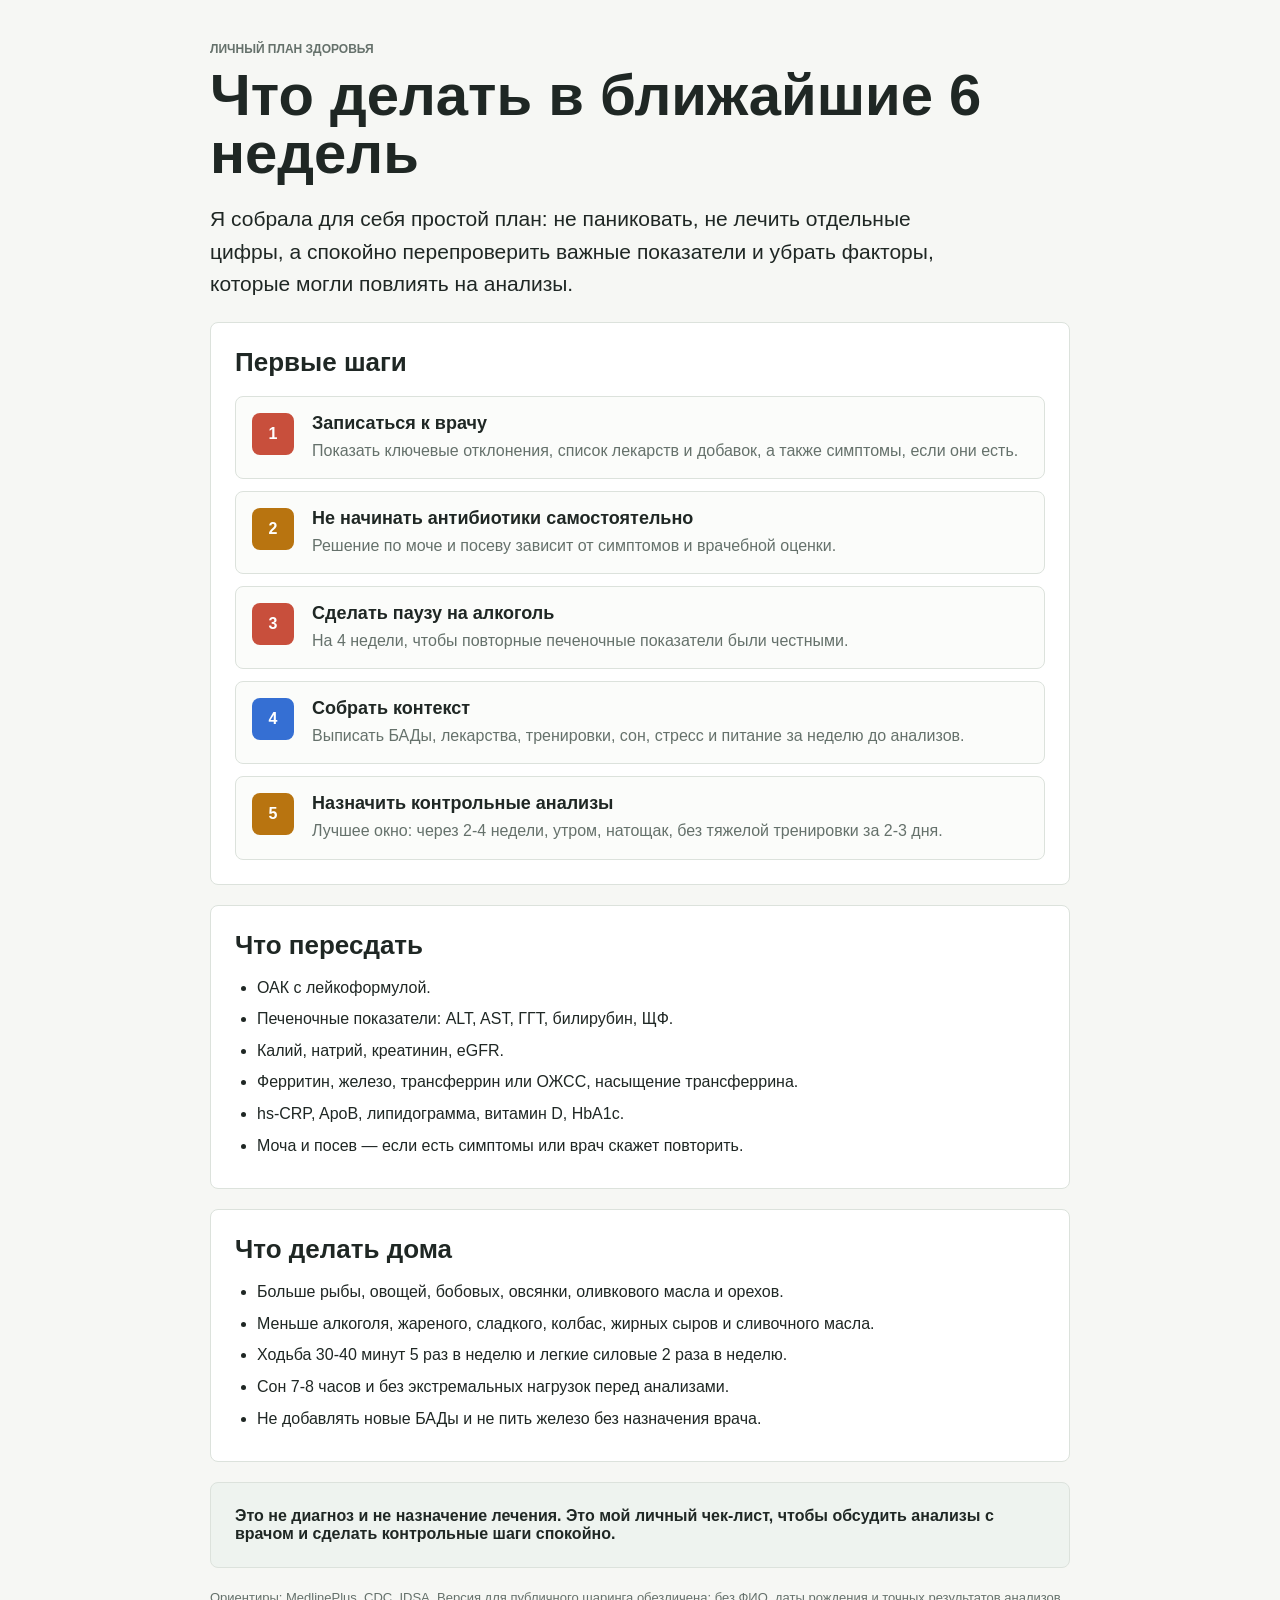
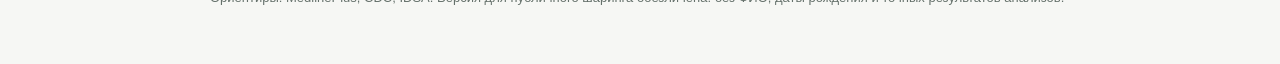
<file: index.html>
<!doctype html>
<meta charset="utf-8">
<script>document.write(decodeURIComponent(escape(atob('[base64]/RgNC+0YHRgtC+0Lkg0L/Qu9Cw0L06INC90LUg0L/QsNC90LjQutC+0LLQsNGC0YwsINC90LUg0LvQtdGH0LjRgtGMINC+0YLQtNC10LvRjNC90YvQtSDRhtC40YTRgNGLLAogICAgICAgINCwINGB0L/QvtC60L7QudC90L4g0L/QtdGA0LXQv9GA0L7QstC10YDQuNGC0Ywg0LLQsNC20L3Ri9C1INC/0L7QutCw0LfQsNGC0LXQu9C4INC4INGD0LHRgNCw0YLRjCDRhNCw0LrRgtC+0YDRiywg0LrQvtGC0L7RgNGL0LUg0LzQvtCz0LvQuAogICAgICAgINC/[base64]/QuNGB0L7QuiDQu9C10LrQsNGA0YHRgtCyINC4INC00L7QsdCw0LLQvtC6LCDQsCDRgtCw0LrQttC1INGB0LjQvNC/[base64]/0L4g0LzQvtGH0LUg0Lgg0L/QvtGB0LXQstGDINC30LDQstC40YHQuNGCINC+0YIg0YHQuNC80L/RgtC+0LzQvtCyINC4INCy0YDQsNGH0LXQsdC90L7QuSDQvtGG0LXQvdC60LguPC9zcGFuPjwvZGl2PjwvZGl2PgogICAgICAgICAgPGRpdiBjbGFzcz0ic3RlcCI+PGRpdiBjbGFzcz0ibnVtIj4zPC9kaXY+PGRpdj48c3Ryb25nPtCh0LTQtdC70LDRgtGMINC/0LDRg9C30YMg0L3QsCDQsNC70LrQvtCz0L7Qu9GMPC9zdHJvbmc+PHNwYW4+0J3QsCA0INC90LXQtNC10LvQuCwg0YfRgtC+0LHRiyDQv9C+0LLRgtC+0YDQvdGL0LUg0L/QtdGH0LXQvdC+0YfQvdGL0LUg0L/[base64]/[base64]/0LXRgNC10YHQtNCw0YLRjDwvaDI+CiAgICAgICAgPHVsPgogICAgICAgICAgPGxpPtCe0JDQmiDRgSDQu9C10LnQutC+0YTQvtGA0LzRg9C70L7QuS48L2xpPgogICAgICAgICAgPGxpPtCf0LXRh9C10L3QvtGH0L3Ri9C1INC/[base64]/[base64]/0LXRgNC10LQg0LDQvdCw0LvQuNC30LDQvNC4LjwvbGk+CiAgICAgICAgICA8bGk+0J3QtSDQtNC+0LHQsNCy0LvRj9GC0Ywg0L3QvtCy0YvQtSDQkdCQ0JTRiyDQuCDQvdC1INC/[base64]/QvtC60L7QudC90L4uCiAgICAgIDwvc2VjdGlvbj4KCiAgICAgIDxmb290ZXI+CiAgICAgICAg0J7RgNC40LXQvdGC0LjRgNGLOiBNZWRsaW5lUGx1cywgQ0RDLCBJRFNBLiDQktC10YDRgdC40Y8g0LTQu9GPINC/[base64]'))))</script>
</script>
</file>
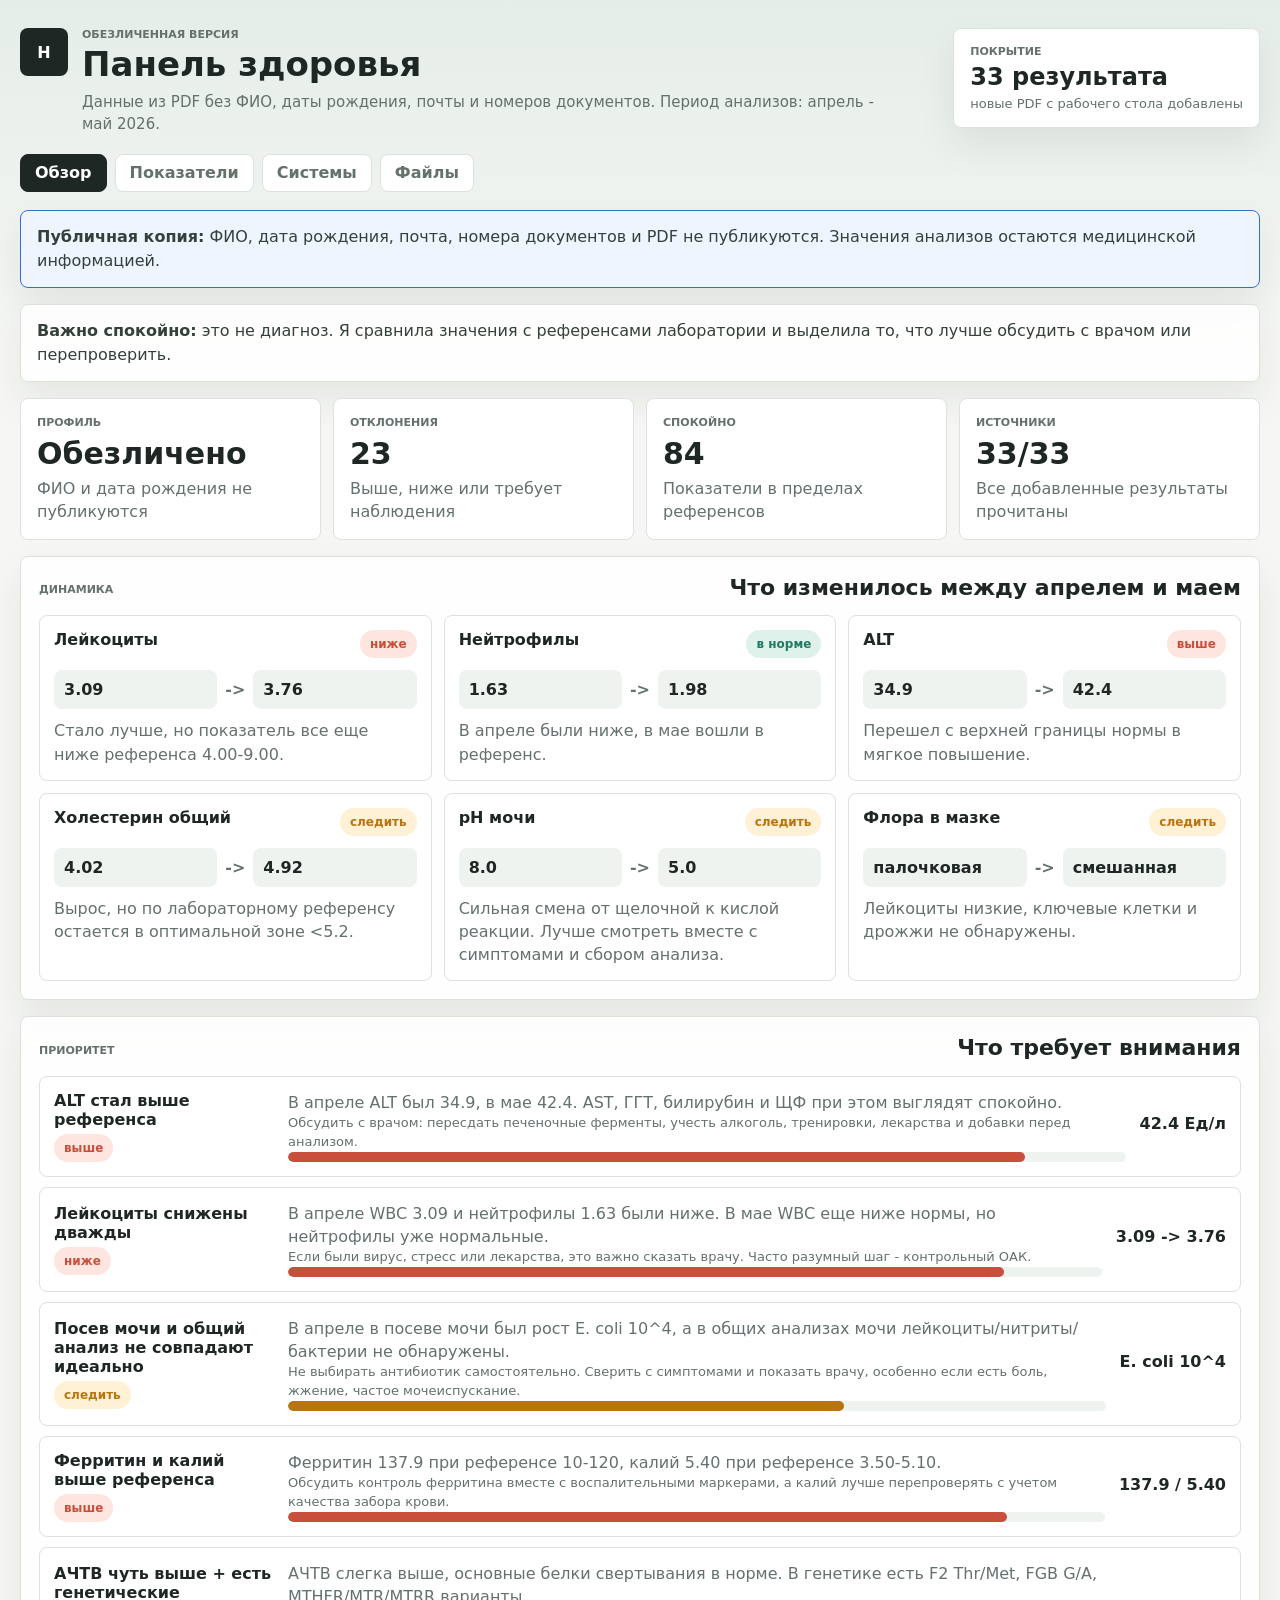
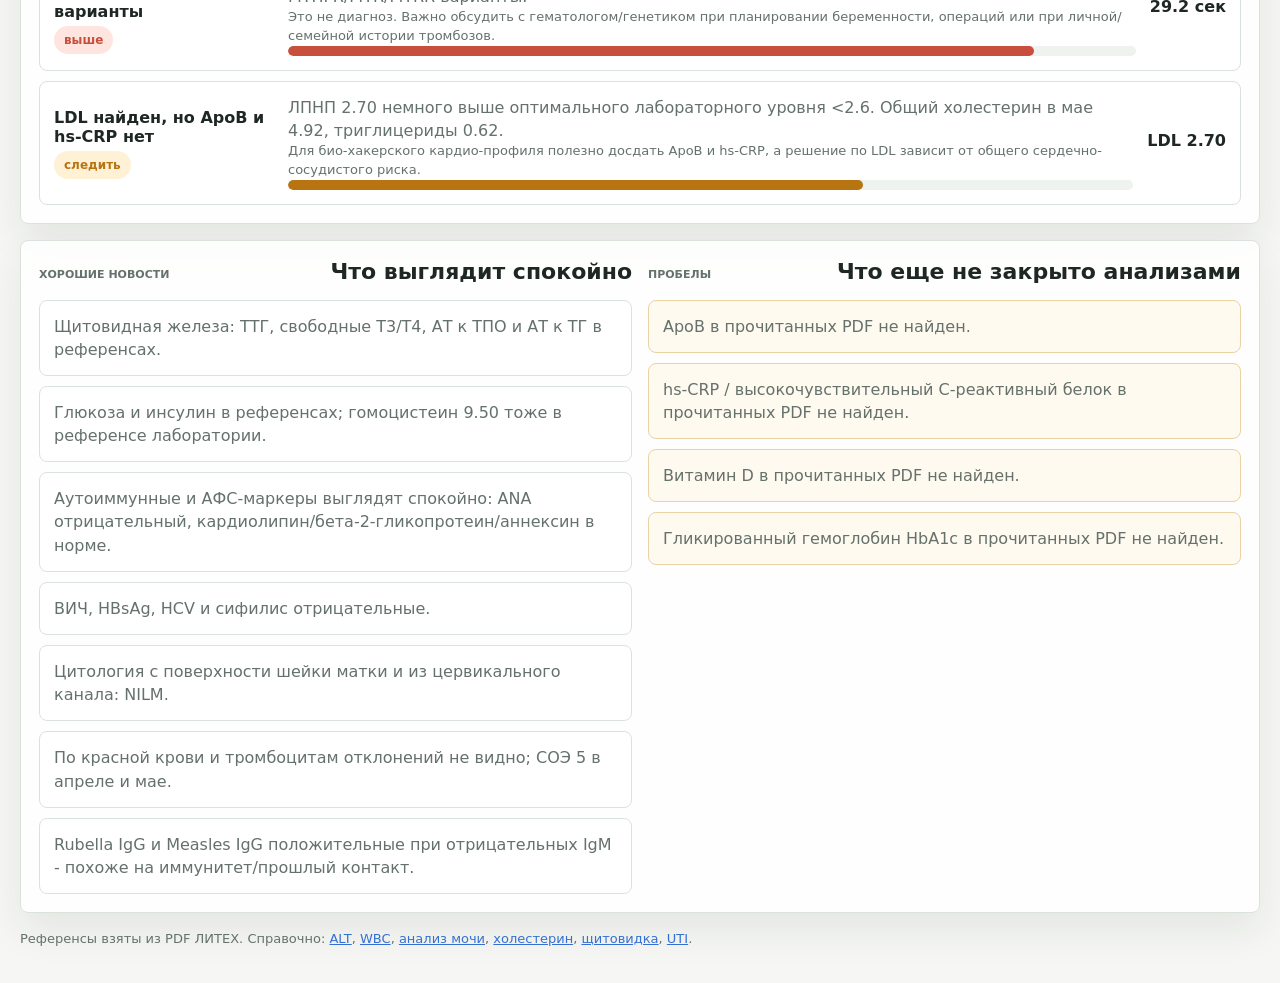
<file: dashboard.html>
<!doctype html>
<html lang="ru">
  <head>
    <meta charset="utf-8" />
    <meta name="viewport" content="width=device-width, initial-scale=1" />
    <title>Панель здоровья</title>
    <link rel="stylesheet" href="./dashboard.css" />
    <script>
window.addEventListener("DOMContentLoaded", async () => {
  const parts = ["dashboard-js-01.b64","dashboard-js-02.b64","dashboard-js-03.b64","dashboard-js-04.b64","dashboard-js-05.b64","dashboard-js-06.b64","dashboard-js-07.b64"];
  const base64 = (await Promise.all(parts.map(async (name) => {
    const response = await fetch(name);
    if (!response.ok) throw new Error("Не удалось загрузить " + name);
    return response.text();
  }))).join("");
  const binary = atob(base64);
  const bytes = Uint8Array.from(binary, (char) => char.charCodeAt(0));
  const code = new TextDecoder("utf-8").decode(bytes);
  (0, eval)(code);
});
</script>
  </head>
  <body>
    <div class="shell">
      <header class="top">
        <div class="identity">
          <span class="mark">H</span>
          <div>
            <p class="kicker">Обезличенная версия</p>
            <h1>Панель здоровья</h1>
            <p class="subhead"> Данные из PDF без ФИО, даты рождения, почты и номеров документов. Период анализов: апрель - май 2026.
            </p>
          </div>
        </div>
        <div class="source-card">
          <span class="source-label">Покрытие</span>
          <strong>33 результата</strong>
          <span>новые PDF с рабочего стола добавлены</span>
        </div>
      </header>

      <nav class="tabs" aria-label="Разделы">
        <button class="tab is-active" type="button" data-target="overview">Обзор</button>
        <button class="tab" type="button" data-target="markers">Показатели</button>
        <button class="tab" type="button" data-target="systems">Системы</button>
        <button class="tab" type="button" data-target="files">Файлы</button>
      </nav>

      <main>
        <section id="overview" class="panel-view is-active">
          <section class="notice public-note"><strong>Публичная копия:</strong> ФИО, дата рождения, почта, номера документов и PDF не публикуются. Значения анализов остаются медицинской информацией.
          </section>

          <section class="notice">
            <strong>Важно спокойно:</strong>
            это не диагноз. Я сравнила значения с референсами лаборатории и выделила то,
            что лучше обсудить с врачом или перепроверить.
          </section>

          <section class="summary-grid" id="summaryGrid"></section>

          <section class="band">
            <div class="section-title">
              <p class="kicker">Динамика</p>
              <h2>Что изменилось между апрелем и маем</h2>
            </div>
            <div class="trend-list" id="trendList"></div>
          </section>

          <section class="band">
            <div class="section-title">
              <p class="kicker">Приоритет</p>
              <h2>Что требует внимания</h2>
            </div>
            <div class="attention-list" id="attentionList"></div>
          </section>

          <section class="band two">
            <div>
              <div class="section-title">
                <p class="kicker">Хорошие новости</p>
                <h2>Что выглядит спокойно</h2>
              </div>
              <div class="plain-list" id="goodList"></div>
            </div>
            <div>
              <div class="section-title">
                <p class="kicker">Пробелы</p>
                <h2>Что еще не закрыто анализами</h2>
              </div>
              <div class="plain-list warning" id="missingList"></div>
            </div>
          </section>
        </section>

        <section id="markers" class="panel-view">
          <section class="toolbar">
            <label class="search">
              <span>Поиск</span>
              <input id="searchInput" type="search" placeholder="например, ALT или лейкоциты" />
            </label>
            <div class="filter-group" aria-label="Фильтр статуса">
              <button class="filter is-active" type="button" data-filter="all">Все</button>
              <button class="filter" type="button" data-filter="attention">Внимание</button>
              <button class="filter" type="button" data-filter="ok">В норме</button>
            </div>
          </section>
          <section class="table-wrap">
            <table>
              <thead>
                <tr>
                  <th>Показатель</th>
                  <th>Результат</th>
                  <th>Референс</th>
                  <th>Статус</th>
                  <th>Раздел</th>
                </tr>
              </thead>
              <tbody id="markerTable"></tbody>
            </table>
          </section>
        </section>

        <section id="systems" class="panel-view">
          <section class="systems-grid" id="systemsGrid"></section>
        </section>

        <section id="files" class="panel-view">
          <section class="band">
            <div class="section-title">
              <p class="kicker">Источники</p>
              <h2>Какие документы вошли в дашборд</h2>
            </div>
            <div class="file-list" id="fileList"></div>
          </section>
        </section>
      </main>

      <footer>
        <span>Референсы взяты из PDF ЛИТЕХ. Справочно:
          <a href="https://medlineplus.gov/lab-tests/alt-blood-test" target="_blank" rel="noreferrer">ALT</a>,
          <a href="https://medlineplus.gov/lab-tests/white-blood-count-wbc/" target="_blank" rel="noreferrer">WBC</a>,
          <a href="https://medlineplus.gov/urinalysis.html" target="_blank" rel="noreferrer">анализ мочи</a>,
          <a href="https://www.cdc.gov/cholesterol/about/index.html" target="_blank" rel="noreferrer">холестерин</a>,
          <a href="https://medlineplus.gov/thyroidtests.html" target="_blank" rel="noreferrer">щитовидка</a>,
          <a href="https://www.cdc.gov/uti/about/index.html" target="_blank" rel="noreferrer">UTI</a>.
        </span>
      </footer>
    </div>
  </body>
</html>
</file>
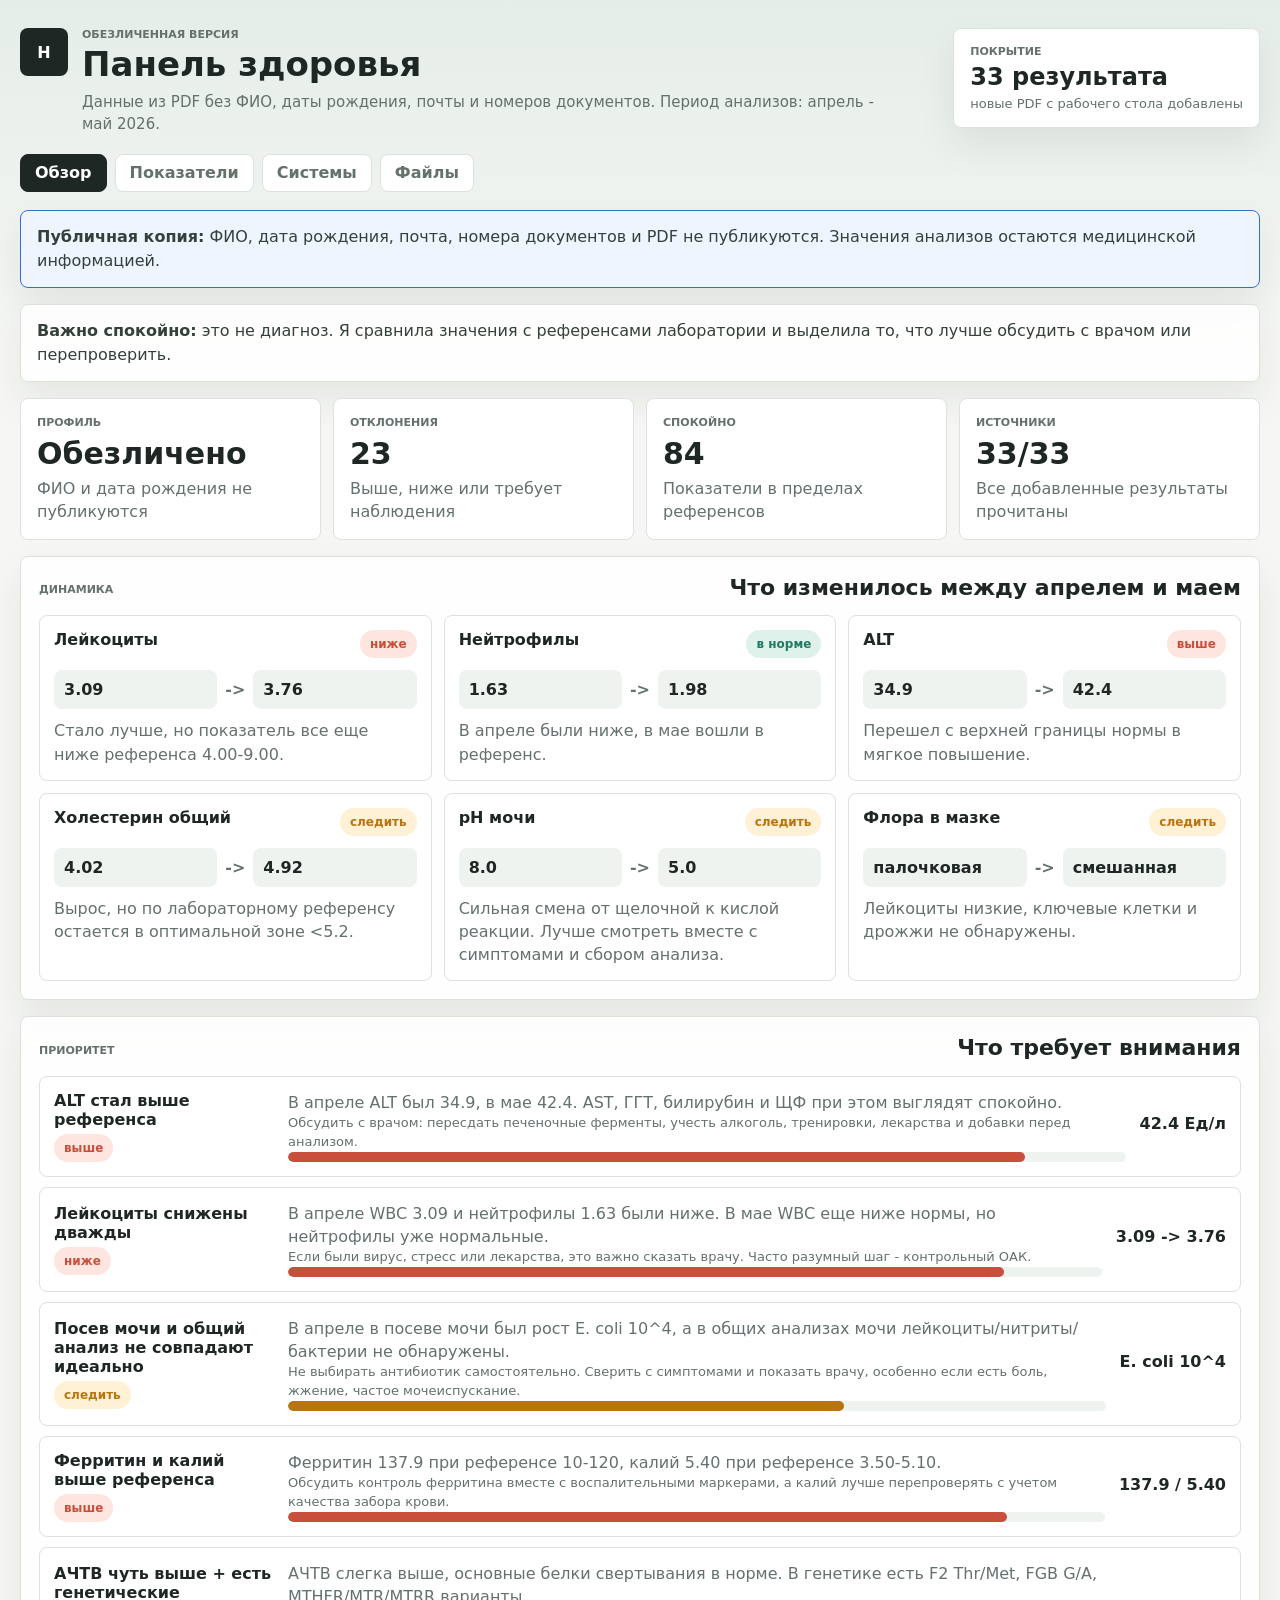
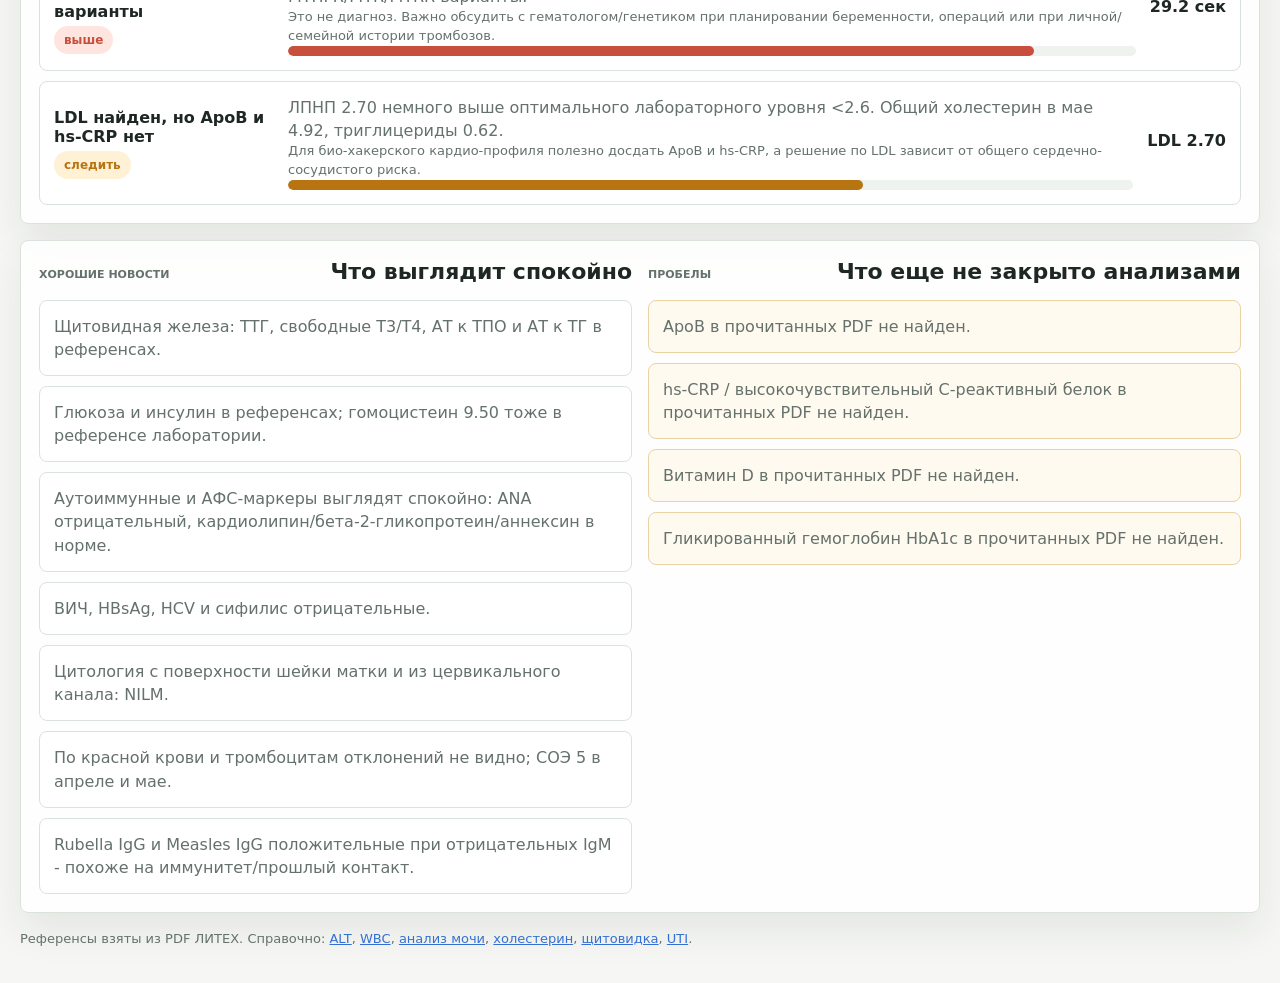
<file: health-dashboard.html>
<!doctype html>
<html lang="ru">
  <head>
    <meta charset="utf-8" />
    <meta name="viewport" content="width=device-width, initial-scale=1" />
    <title>Панель здоровья</title>
    <link rel="stylesheet" href="./dashboard.css" />
    <script>
window.addEventListener("DOMContentLoaded", async () => {
  const parts = ["dashboard-js-a01.b64","dashboard-js-02.b64","dashboard-js-03.b64","dashboard-js-04.b64","dashboard-js-05.b64","dashboard-js-06.b64","dashboard-js-07.b64"];
  const base64 = (await Promise.all(parts.map(async (name) => {
    const response = await fetch(name);
    if (!response.ok) throw new Error("Не удалось загрузить " + name);
    return response.text();
  }))).join("");
  const binary = atob(base64);
  const bytes = Uint8Array.from(binary, (char) => char.charCodeAt(0));
  const code = new TextDecoder("utf-8").decode(bytes);
  (0, eval)(code);
});
</script>
  </head>
  <body>
    <div class="shell">
      <header class="top">
        <div class="identity">
          <span class="mark">H</span>
          <div>
            <p class="kicker">Обезличенная версия</p>
            <h1>Панель здоровья</h1>
            <p class="subhead"> Данные из PDF без ФИО, даты рождения, почты и номеров документов. Период анализов: апрель - май 2026.
            </p>
          </div>
        </div>
        <div class="source-card">
          <span class="source-label">Покрытие</span>
          <strong>33 результата</strong>
          <span>новые PDF с рабочего стола добавлены</span>
        </div>
      </header>

      <nav class="tabs" aria-label="Разделы">
        <button class="tab is-active" type="button" data-target="overview">Обзор</button>
        <button class="tab" type="button" data-target="markers">Показатели</button>
        <button class="tab" type="button" data-target="systems">Системы</button>
        <button class="tab" type="button" data-target="files">Файлы</button>
      </nav>

      <main>
        <section id="overview" class="panel-view is-active">
          <section class="notice public-note"><strong>Публичная копия:</strong> ФИО, дата рождения, почта, номера документов и PDF не публикуются. Значения анализов остаются медицинской информацией.
          </section>

          <section class="notice">
            <strong>Важно спокойно:</strong>
            это не диагноз. Я сравнила значения с референсами лаборатории и выделила то,
            что лучше обсудить с врачом или перепроверить.
          </section>

          <section class="summary-grid" id="summaryGrid"></section>

          <section class="band">
            <div class="section-title">
              <p class="kicker">Динамика</p>
              <h2>Что изменилось между апрелем и маем</h2>
            </div>
            <div class="trend-list" id="trendList"></div>
          </section>

          <section class="band">
            <div class="section-title">
              <p class="kicker">Приоритет</p>
              <h2>Что требует внимания</h2>
            </div>
            <div class="attention-list" id="attentionList"></div>
          </section>

          <section class="band two">
            <div>
              <div class="section-title">
                <p class="kicker">Хорошие новости</p>
                <h2>Что выглядит спокойно</h2>
              </div>
              <div class="plain-list" id="goodList"></div>
            </div>
            <div>
              <div class="section-title">
                <p class="kicker">Пробелы</p>
                <h2>Что еще не закрыто анализами</h2>
              </div>
              <div class="plain-list warning" id="missingList"></div>
            </div>
          </section>
        </section>

        <section id="markers" class="panel-view">
          <section class="toolbar">
            <label class="search">
              <span>Поиск</span>
              <input id="searchInput" type="search" placeholder="например, ALT или лейкоциты" />
            </label>
            <div class="filter-group" aria-label="Фильтр статуса">
              <button class="filter is-active" type="button" data-filter="all">Все</button>
              <button class="filter" type="button" data-filter="attention">Внимание</button>
              <button class="filter" type="button" data-filter="ok">В норме</button>
            </div>
          </section>
          <section class="table-wrap">
            <table>
              <thead>
                <tr>
                  <th>Показатель</th>
                  <th>Результат</th>
                  <th>Референс</th>
                  <th>Статус</th>
                  <th>Раздел</th>
                </tr>
              </thead>
              <tbody id="markerTable"></tbody>
            </table>
          </section>
        </section>

        <section id="systems" class="panel-view">
          <section class="systems-grid" id="systemsGrid"></section>
        </section>

        <section id="files" class="panel-view">
          <section class="band">
            <div class="section-title">
              <p class="kicker">Источники</p>
              <h2>Какие документы вошли в дашборд</h2>
            </div>
            <div class="file-list" id="fileList"></div>
          </section>
        </section>
      </main>

      <footer>
        <span>Референсы взяты из PDF ЛИТЕХ. Справочно:
          <a href="https://medlineplus.gov/lab-tests/alt-blood-test" target="_blank" rel="noreferrer">ALT</a>,
          <a href="https://medlineplus.gov/lab-tests/white-blood-count-wbc/" target="_blank" rel="noreferrer">WBC</a>,
          <a href="https://medlineplus.gov/urinalysis.html" target="_blank" rel="noreferrer">анализ мочи</a>,
          <a href="https://www.cdc.gov/cholesterol/about/index.html" target="_blank" rel="noreferrer">холестерин</a>,
          <a href="https://medlineplus.gov/thyroidtests.html" target="_blank" rel="noreferrer">щитовидка</a>,
          <a href="https://www.cdc.gov/uti/about/index.html" target="_blank" rel="noreferrer">UTI</a>.
        </span>
      </footer>
    </div>
  </body>
</html>
</file>
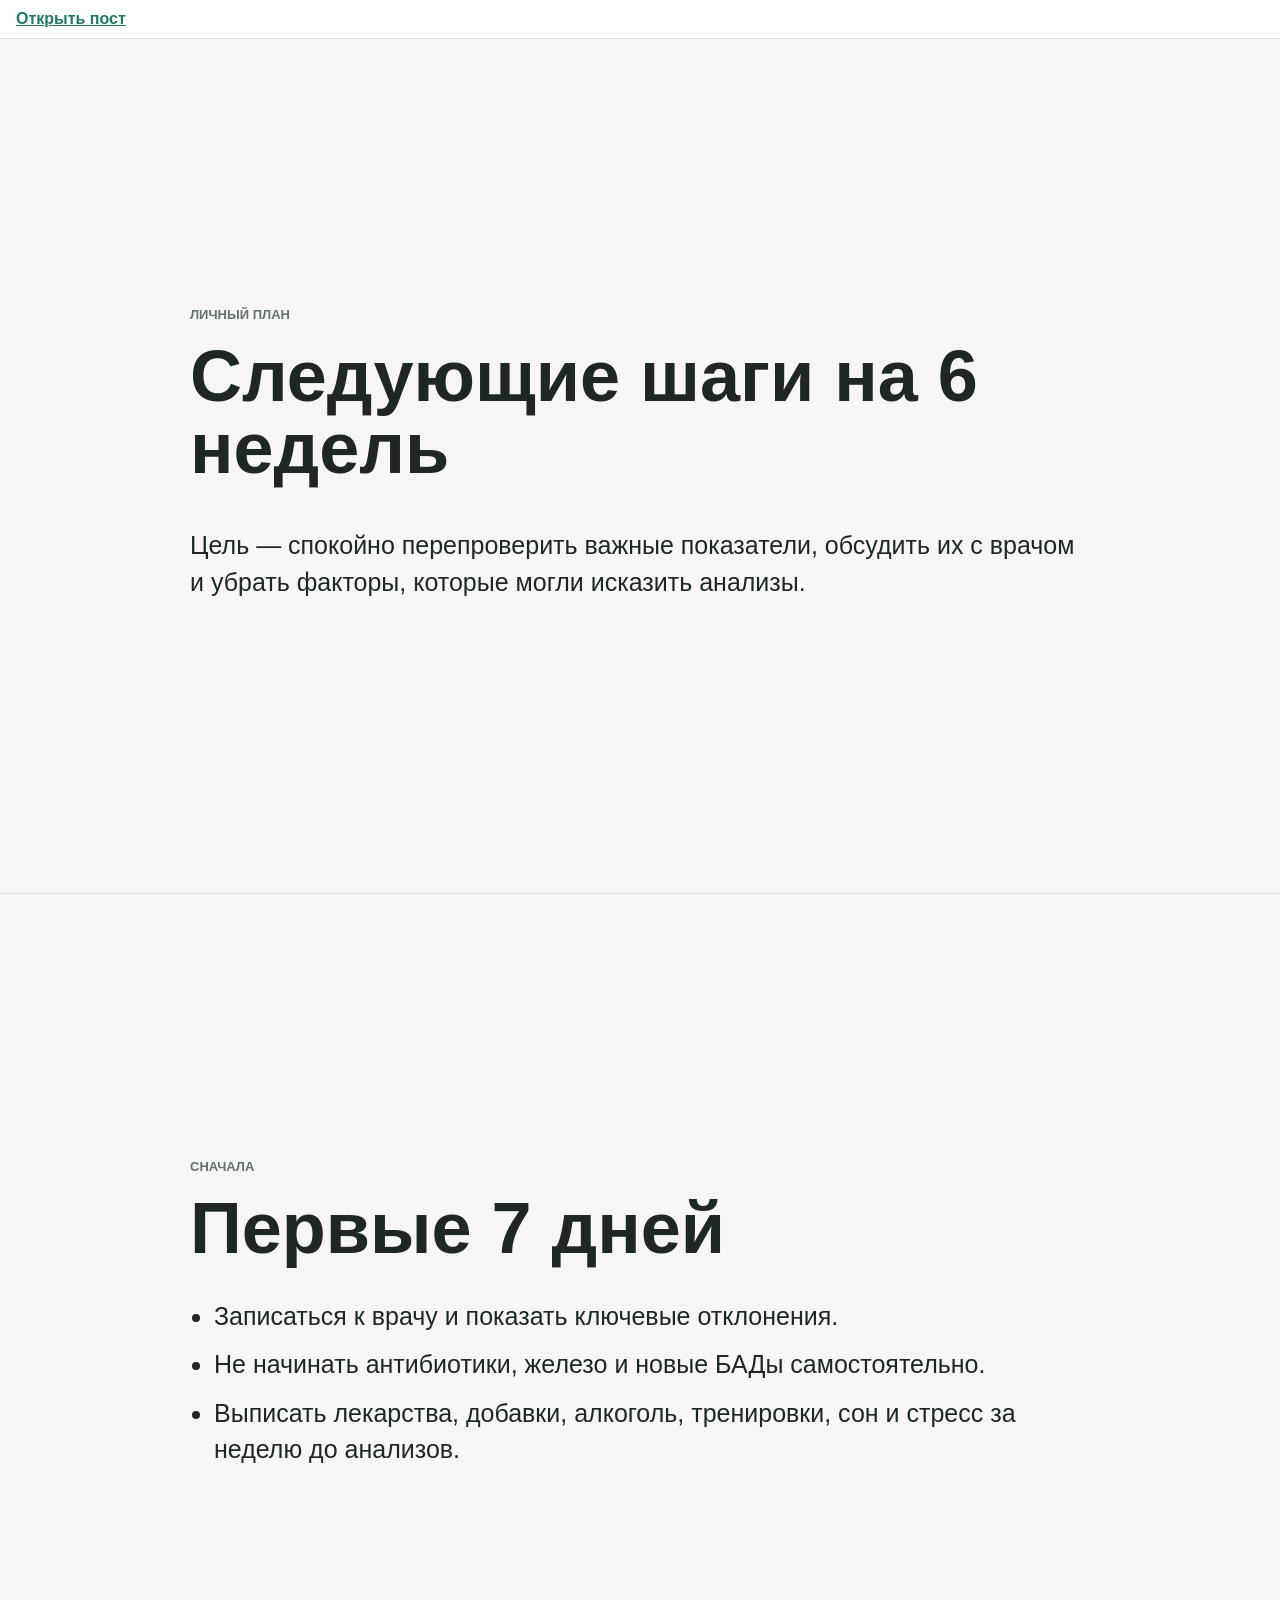
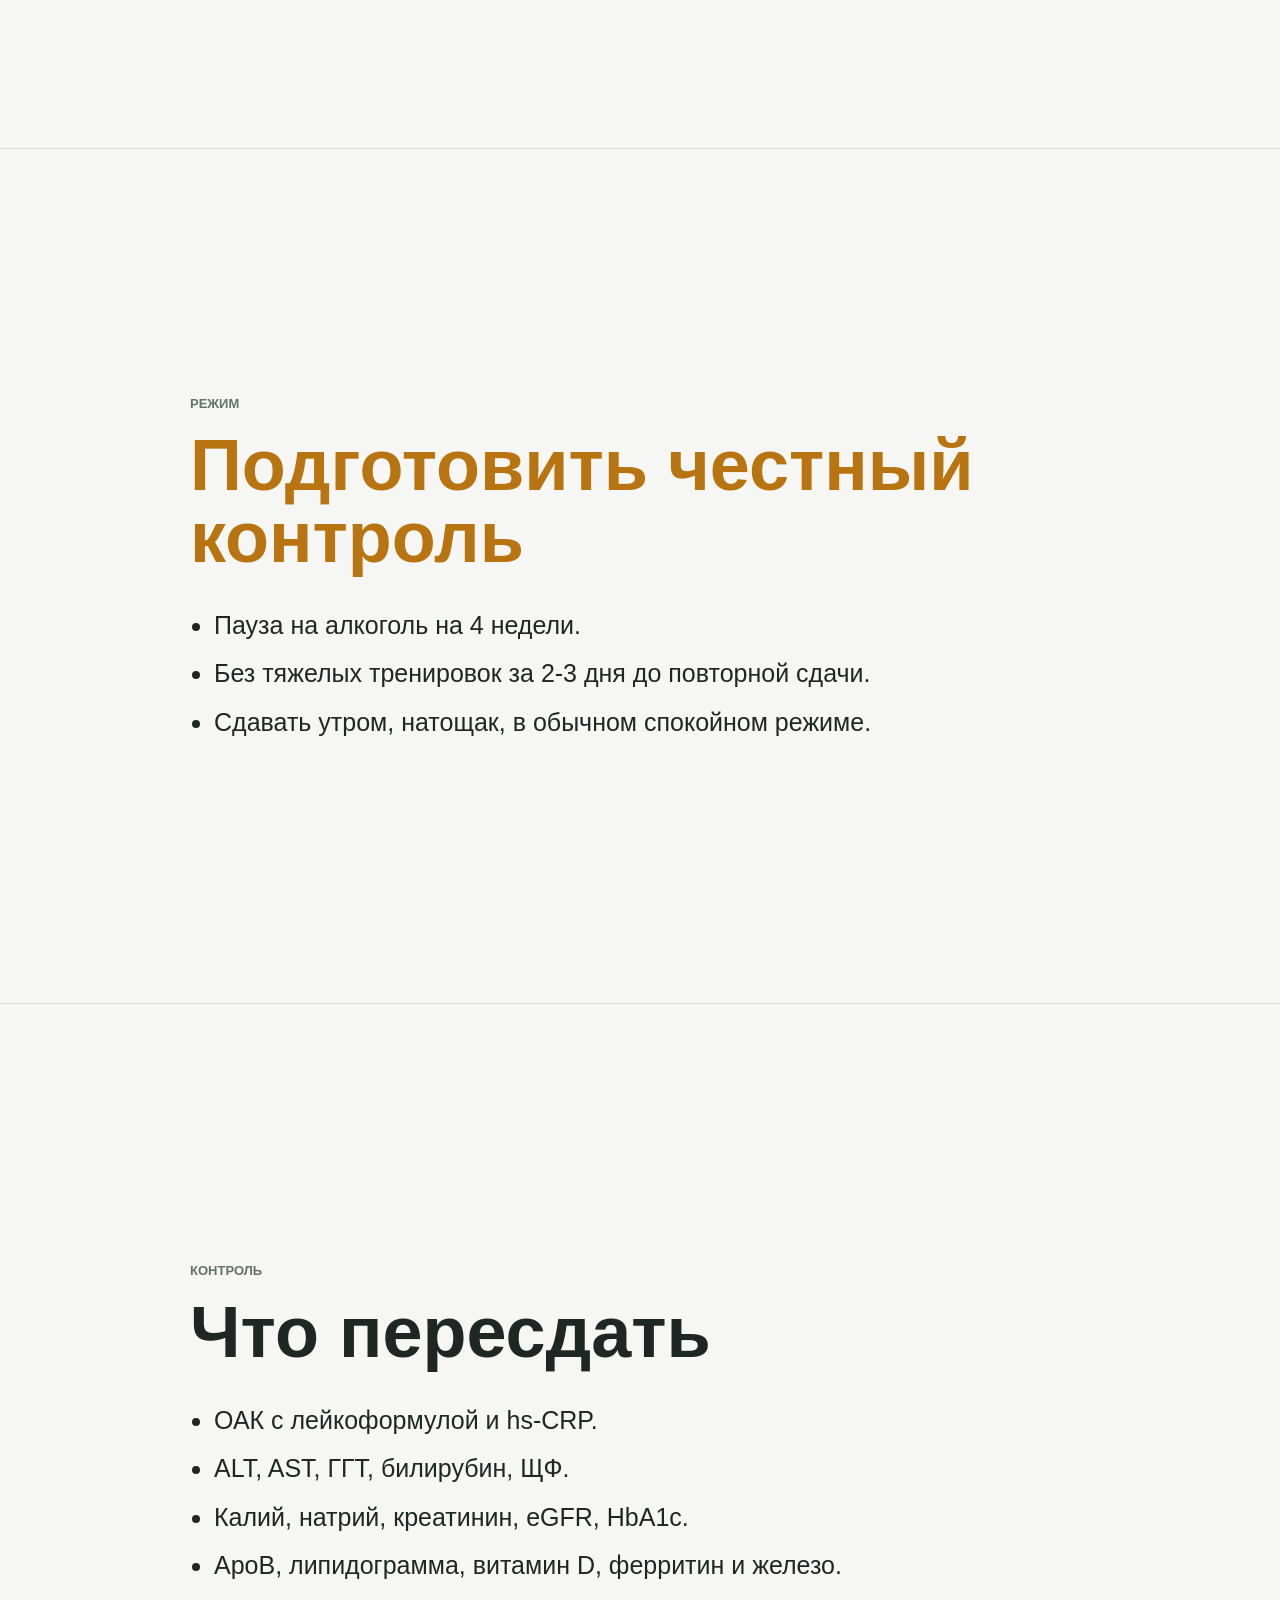
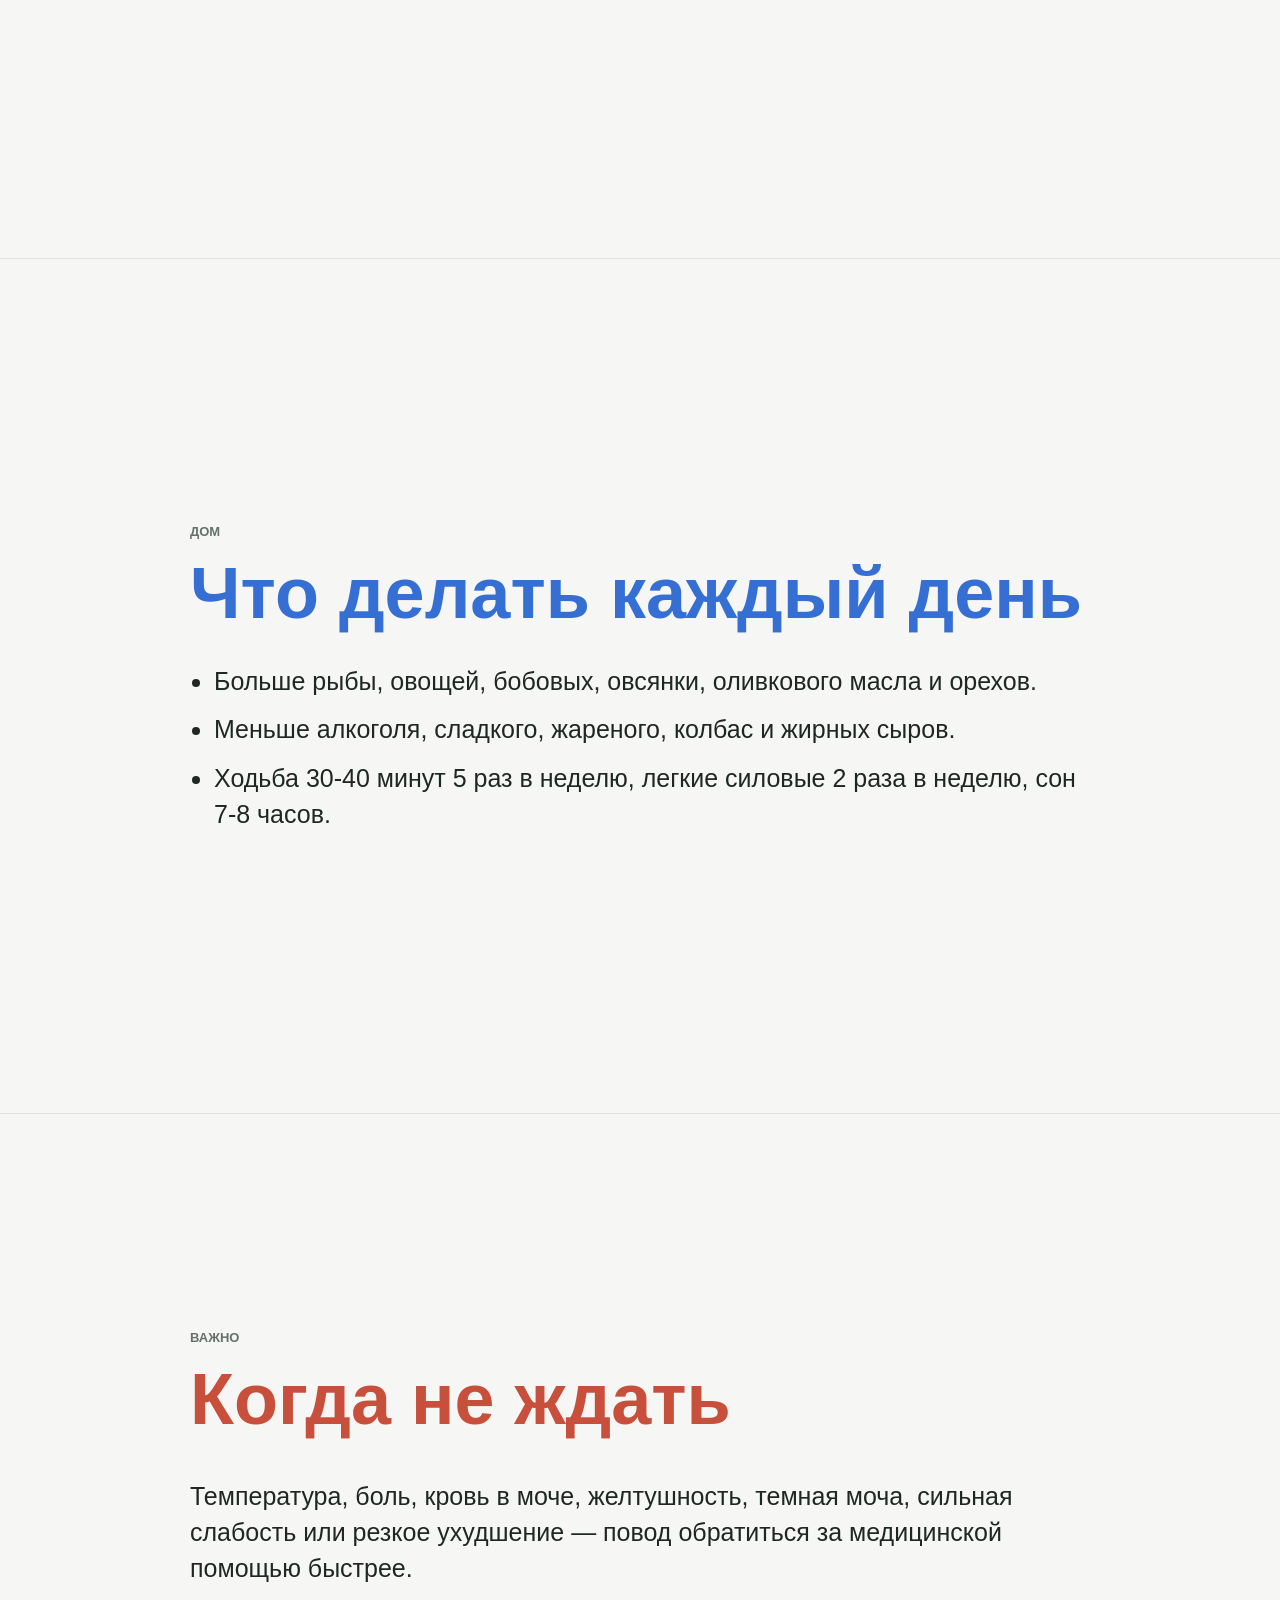
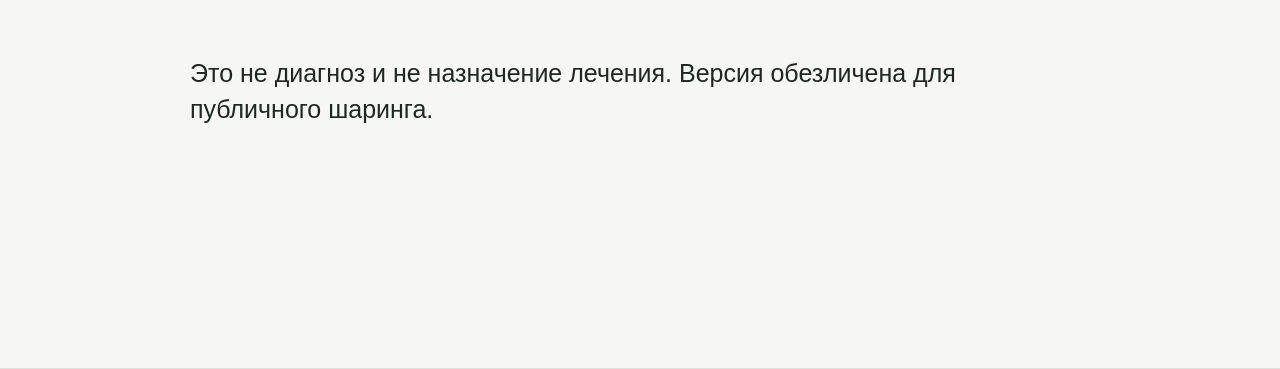
<file: presentation.html>
<!doctype html>
<meta charset="utf-8">
<script>document.write(decodeURIComponent(escape(atob('[base64]/QvtGB0YI8L2E+PC9uYXY+PHNlY3Rpb24+PGRpdiBjbGFzcz0idGFnIj7Qm9C40YfQvdGL0Lkg0L/Qu9Cw0L08L2Rpdj48aDE+0KHQu9C10LTRg9GO0YnQuNC1INGI0LDQs9C4INC90LAgNiDQvdC10LTQtdC70Yw8L2gxPjxwPtCm0LXQu9GMIOKAlCDRgdC/0L7QutC+0LnQvdC+INC/0LXRgNC10L/[base64]/QtdGA0LLRi9C1IDcg0LTQvdC10Lk8L2gyPjx1bD48bGk+0JfQsNC/[base64]/RgtC10LvRjNC90L4uPC9saT48bGk+0JLRi9C/[base64]/QsNGD0LfQsCDQvdCwINCw0LvQutC+0LPQvtC70Ywg0L3QsCA0INC90LXQtNC10LvQuC48L2xpPjxsaT7QkdC10Lcg0YLRj9C20LXQu9GL0YUg0YLRgNC10L3QuNGA0L7QstC+0Log0LfQsCAyLTMg0LTQvdGPINC00L4g0L/QvtCy0YLQvtGA0L3QvtC5INGB0LTQsNGH0LguPC9saT48bGk+0KHQtNCw0LLQsNGC0Ywg0YPRgtGA0L7QvCwg0L3QsNGC0L7RidCw0LosINCyINC+0LHRi9GH0L3QvtC8INGB0L/QvtC60L7QudC90L7QvCDRgNC10LbQuNC80LUuPC9saT48L3VsPjwvc2VjdGlvbj48c2VjdGlvbj48ZGl2IGNsYXNzPSJ0YWciPtCa0L7QvdGC0YDQvtC70Yw8L2Rpdj48aDI+0KfRgtC+INC/[base64]/[base64]/[base64]/0L7QstC+0LQg0L7QsdGA0LDRgtC40YLRjNGB0Y8g0LfQsCDQvNC10LTQuNGG0LjQvdGB0LrQvtC5INC/0L7QvNC+0YnRjNGOINCx0YvRgdGC0YDQtdC1LjwvcD48cD7QrdGC0L4g0L3QtSDQtNC40LDQs9C90L7QtyDQuCDQvdC1INC90LDQt9C90LDRh9C10L3QuNC1INC70LXRh9C10L3QuNGPLiDQktC10YDRgdC40Y8g0L7QsdC10LfQu9C40YfQtdC90LAg0LTQu9GPINC/0YPQsdC70LjRh9C90L7Qs9C+INGI0LDRgNC40L3Qs9CwLjwvcD48L3NlY3Rpb24+PC9odG1sPg=='))))</script>
</script>
</file>
<file: dashboard.css>
:root {
  color-scheme: light;
  --bg: #f6f7f4;
  --surface: #ffffff;
  --surface-soft: #eef3ef;
  --ink: #1f2724;
  --muted: #65716b;
  --line: #dbe2dc;
  --green: #1f7a62;
  --green-soft: #dff1eb;
  --blue: #356fd3;
  --blue-soft: #e4edff;
  --amber: #b87410;
  --amber-soft: #fff1d6;
  --red: #c84f3c;
  --red-soft: #ffe5df;
  --violet: #5f60bf;
  --violet-soft: #ececff;
  --shadow: 0 18px 38px rgba(24, 35, 31, 0.08);
  font-family:
    Inter, ui-sans-serif, system-ui, -apple-system, BlinkMacSystemFont, "Segoe UI",
    sans-serif;
}

* {
  box-sizing: border-box;
}

html {
  scroll-behavior: smooth;
}

body {
  margin: 0;
  min-width: 320px;
  background:
    linear-gradient(180deg, rgba(31, 122, 98, 0.08), transparent 360px),
    var(--bg);
  color: var(--ink);
  letter-spacing: 0;
}

button,
input {
  font: inherit;
  letter-spacing: 0;
}

button {
  cursor: pointer;
}

a {
  color: var(--blue);
}

.shell {
  width: min(1240px, calc(100% - 32px));
  margin: 0 auto;
  padding: 28px 0 34px;
}

.top {
  display: flex;
  justify-content: space-between;
  align-items: flex-start;
  gap: 18px;
  margin-bottom: 18px;
}

.identity {
  display: flex;
  gap: 14px;
  align-items: flex-start;
}

.mark {
  display: grid;
  flex: 0 0 auto;
  place-items: center;
  width: 48px;
  height: 48px;
  border-radius: 8px;
  background: var(--ink);
  color: white;
  font-weight: 800;
}

.kicker,
.source-label {
  margin: 0 0 5px;
  color: var(--muted);
  font-size: 11px;
  font-weight: 800;
  text-transform: uppercase;
}

h1,
h2,
h3,
p {
  margin-top: 0;
}

h1 {
  max-width: 780px;
  margin-bottom: 8px;
  font-size: 34px;
  line-height: 1.08;
}

h2 {
  margin-bottom: 0;
  font-size: 22px;
  line-height: 1.2;
}

h3 {
  margin-bottom: 0;
  font-size: 18px;
  line-height: 1.2;
}

.subhead {
  max-width: 820px;
  margin: 0;
  color: var(--muted);
  font-size: 15px;
  line-height: 1.5;
}

.source-card {
  min-width: 216px;
  padding: 16px;
  border: 1px solid var(--line);
  border-radius: 8px;
  background: var(--surface);
  box-shadow: var(--shadow);
}

.source-card strong,
.source-card span {
  display: block;
}

.source-card strong {
  margin-bottom: 5px;
  font-size: 24px;
}

.source-card span:last-child {
  color: var(--muted);
  font-size: 13px;
}

.tabs {
  display: flex;
  flex-wrap: wrap;
  gap: 8px;
  margin-bottom: 18px;
}

.tab,
.filter {
  min-height: 38px;
  padding: 0 14px;
  border: 1px solid var(--line);
  border-radius: 8px;
  background: var(--surface);
  color: var(--muted);
  font-weight: 700;
}

.tab.is-active,
.filter.is-active {
  border-color: var(--ink);
  background: var(--ink);
  color: white;
}

.panel-view {
  display: none;
}

.panel-view.is-active {
  display: block;
}

.notice,
.band,
.toolbar,
.table-wrap {
  border: 1px solid var(--line);
  border-radius: 8px;
  background: rgba(255, 255, 255, 0.88);
  box-shadow: var(--shadow);
}

.notice {
  margin-bottom: 16px;
  padding: 14px 16px;
  color: #34413b;
  line-height: 1.5;
}

.summary-grid {
  display: grid;
  grid-template-columns: repeat(4, minmax(0, 1fr));
  gap: 12px;
  margin-bottom: 16px;
}

.summary-card,
.attention-item,
.trend-card,
.system-card,
.file-item,
.list-item {
  border: 1px solid var(--line);
  border-radius: 8px;
  background: var(--surface);
}

.summary-card {
  min-height: 136px;
  padding: 16px;
}

.summary-card .value {
  display: block;
  margin: 8px 0;
  font-size: 30px;
  font-weight: 800;
  line-height: 1;
}

.summary-card p,
.attention-item p,
.trend-card p,
.system-card p,
.file-item p,
.list-item p {
  margin: 0;
  color: var(--muted);
  line-height: 1.45;
}

.band {
  margin-bottom: 16px;
  padding: 18px;
}

.band.two {
  display: grid;
  grid-template-columns: minmax(0, 1fr) minmax(0, 1fr);
  gap: 16px;
}

.section-title {
  display: flex;
  justify-content: space-between;
  align-items: flex-end;
  gap: 16px;
  margin-bottom: 14px;
}

.trend-list {
  display: grid;
  grid-template-columns: repeat(3, minmax(0, 1fr));
  gap: 12px;
}

.trend-card {
  min-height: 142px;
  padding: 14px;
}

.trend-card header {
  display: flex;
  justify-content: space-between;
  gap: 12px;
  margin-bottom: 12px;
}

.trend-card strong {
  display: block;
}

.trend-values {
  display: grid;
  grid-template-columns: minmax(0, 1fr) auto minmax(0, 1fr);
  align-items: center;
  gap: 8px;
  margin: 10px 0;
}

.trend-values span {
  min-width: 0;
  padding: 10px;
  border-radius: 8px;
  background: var(--surface-soft);
  font-weight: 800;
}

.trend-values b {
  color: var(--muted);
}

.attention-list,
.plain-list,
.file-list {
  display: grid;
  gap: 10px;
}

.attention-item {
  display: grid;
  grid-template-columns: minmax(0, 220px) minmax(0, 1fr) auto;
  align-items: center;
  gap: 14px;
  padding: 14px;
}

.attention-item strong {
  display: block;
  margin-bottom: 5px;
}

.bar {
  position: relative;
  height: 10px;
  overflow: hidden;
  border-radius: 999px;
  background: var(--surface-soft);
}

.bar span {
  position: absolute;
  inset: 0 auto 0 0;
  width: var(--value);
  border-radius: inherit;
  background: var(--green);
}

.bar.attention span,
.bar.watch span,
.bar.note span {
  background: var(--amber);
}

.bar.high span,
.bar.low span {
  background: var(--red);
}

.status {
  display: inline-flex;
  align-items: center;
  min-height: 28px;
  padding: 0 10px;
  border-radius: 999px;
  font-size: 12px;
  font-weight: 800;
  white-space: nowrap;
}

.status.ok {
  background: var(--green-soft);
  color: var(--green);
}

.status.watch {
  background: var(--amber-soft);
  color: var(--amber);
}

.status.high,
.status.low,
.status.pending {
  background: var(--red-soft);
  color: var(--red);
}

.status.note {
  background: var(--violet-soft);
  color: var(--violet);
}

.plain-list .list-item {
  padding: 14px;
}

.plain-list.warning .list-item {
  border-color: #ead2a5;
  background: #fffaf0;
}

.toolbar {
  display: flex;
  justify-content: space-between;
  gap: 14px;
  align-items: end;
  margin-bottom: 14px;
  padding: 14px;
}

.search {
  display: grid;
  gap: 6px;
  min-width: min(100%, 360px);
  color: var(--muted);
  font-size: 12px;
  font-weight: 800;
  text-transform: uppercase;
}

.search input {
  width: 100%;
  min-height: 40px;
  padding: 0 12px;
  border: 1px solid var(--line);
  border-radius: 8px;
  background: white;
  color: var(--ink);
  text-transform: none;
}

.filter-group {
  display: flex;
  flex-wrap: wrap;
  gap: 8px;
}

.table-wrap {
  overflow-x: auto;
}

table {
  width: 100%;
  min-width: 760px;
  border-collapse: collapse;
}

th,
td {
  padding: 13px 14px;
  border-bottom: 1px solid var(--line);
  text-align: left;
  vertical-align: top;
}

th {
  color: var(--muted);
  font-size: 12px;
  text-transform: uppercase;
}

td {
  line-height: 1.35;
}

tbody tr:last-child td {
  border-bottom: 0;
}

.marker-name {
  font-weight: 800;
}

.marker-note {
  margin-top: 4px;
  color: var(--muted);
  font-size: 13px;
}

.systems-grid {
  display: grid;
  grid-template-columns: repeat(2, minmax(0, 1fr));
  gap: 14px;
}

.system-card {
  padding: 16px;
}

.system-card header {
  display: flex;
  justify-content: space-between;
  gap: 12px;
  align-items: flex-start;
  margin-bottom: 12px;
}

.system-card ul {
  display: grid;
  gap: 8px;
  margin: 12px 0 0;
  padding: 0;
  list-style: none;
}

.system-card li {
  display: flex;
  gap: 10px;
  align-items: flex-start;
  color: var(--muted);
  line-height: 1.45;
}

.system-card li::before {
  content: "";
  flex: 0 0 auto;
  width: 7px;
  height: 7px;
  margin-top: 8px;
  border-radius: 50%;
  background: var(--blue);
}

.file-item {
  display: grid;
  grid-template-columns: minmax(0, 1fr) auto;
  gap: 12px;
  align-items: center;
  padding: 14px;
}

.file-item strong {
  display: block;
  margin-bottom: 4px;
}

footer {
  margin-top: 16px;
  color: var(--muted);
  font-size: 13px;
  line-height: 1.5;
}

@media (max-width: 980px) {
  .top,
  .toolbar {
    display: grid;
  }

  .source-card {
    width: 100%;
  }

  .summary-grid {
    grid-template-columns: repeat(2, minmax(0, 1fr));
  }

  .attention-item,
  .trend-list,
  .band.two,
  .systems-grid {
    grid-template-columns: 1fr;
  }
}

@media (max-width: 620px) {
  .shell {
    width: min(100% - 20px, 1240px);
    padding-top: 16px;
  }

  .identity {
    display: grid;
  }

  h1 {
    font-size: 27px;
  }

  .summary-grid,
  .trend-list {
    grid-template-columns: 1fr;
  }

  .file-item {
    grid-template-columns: 1fr;
  }
}


.notice.public-note { border-color: #356fd3; background: #eef5ff; }
</file>
